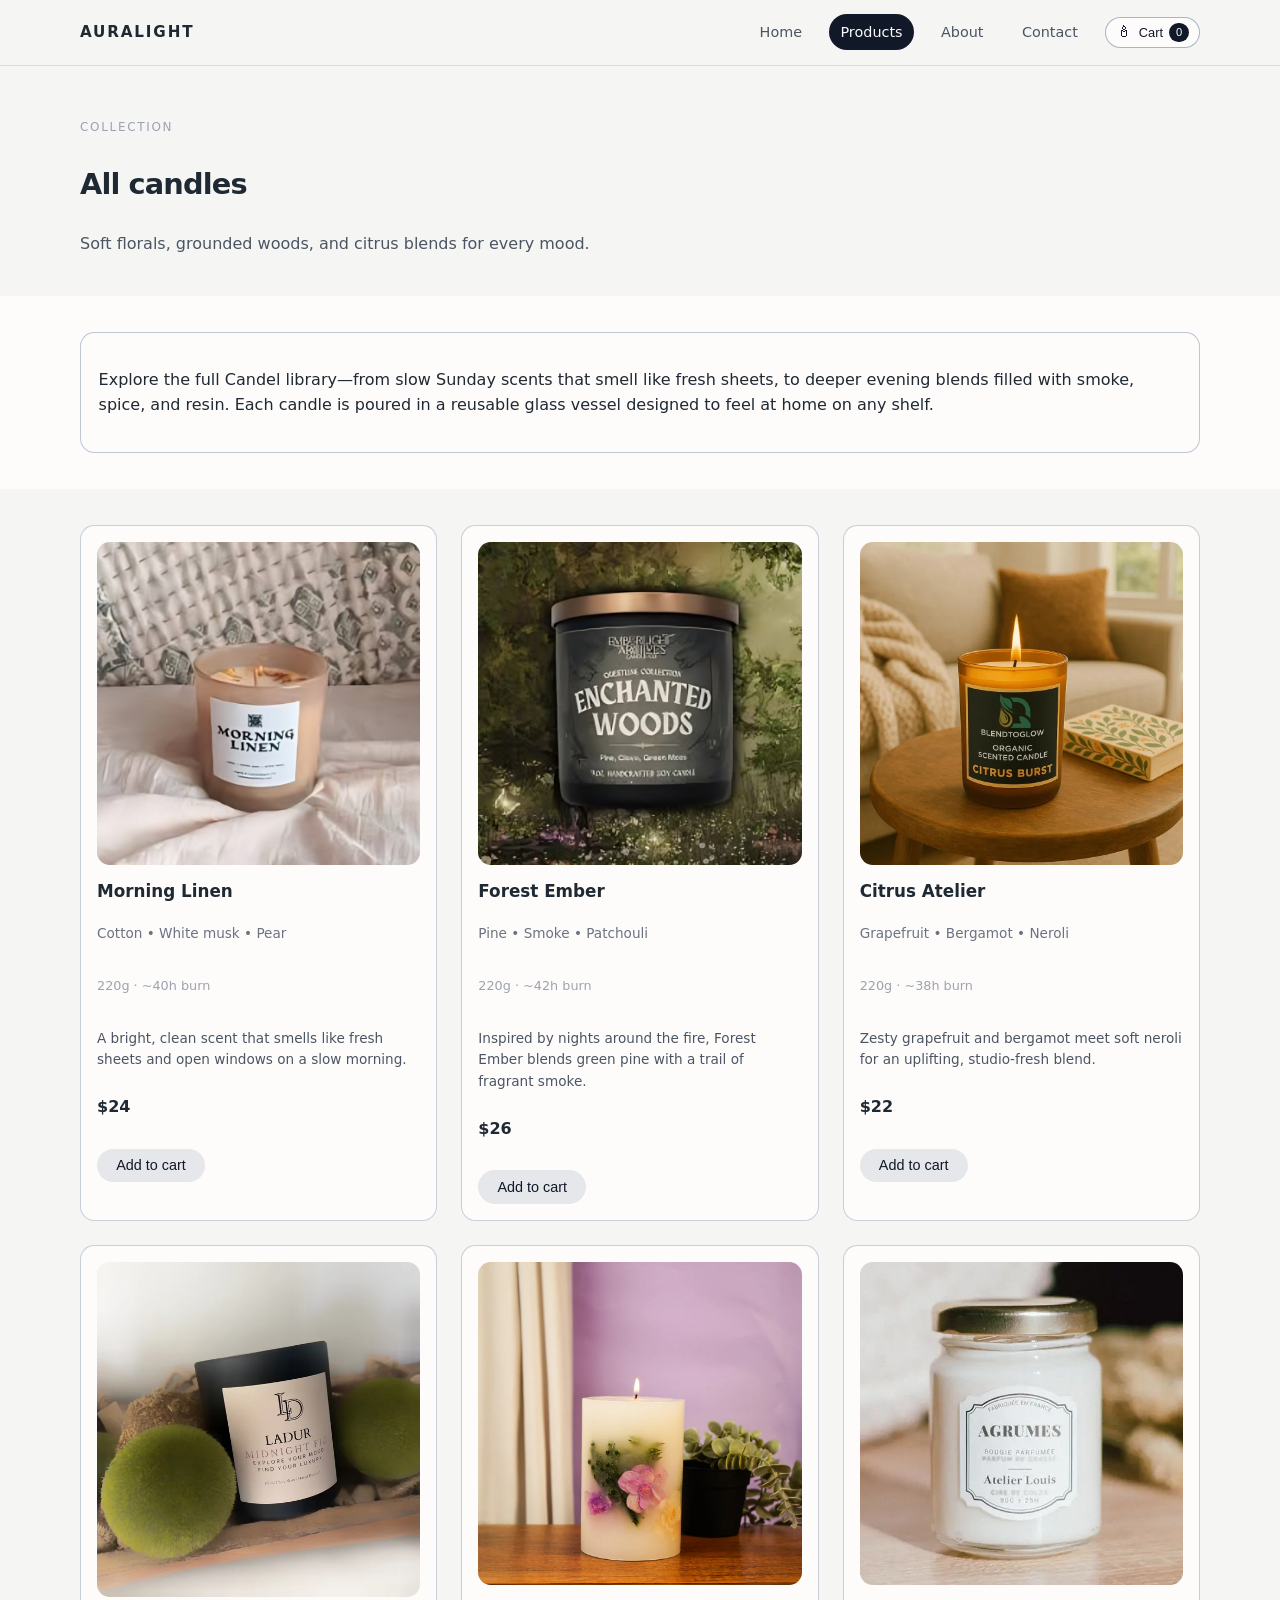
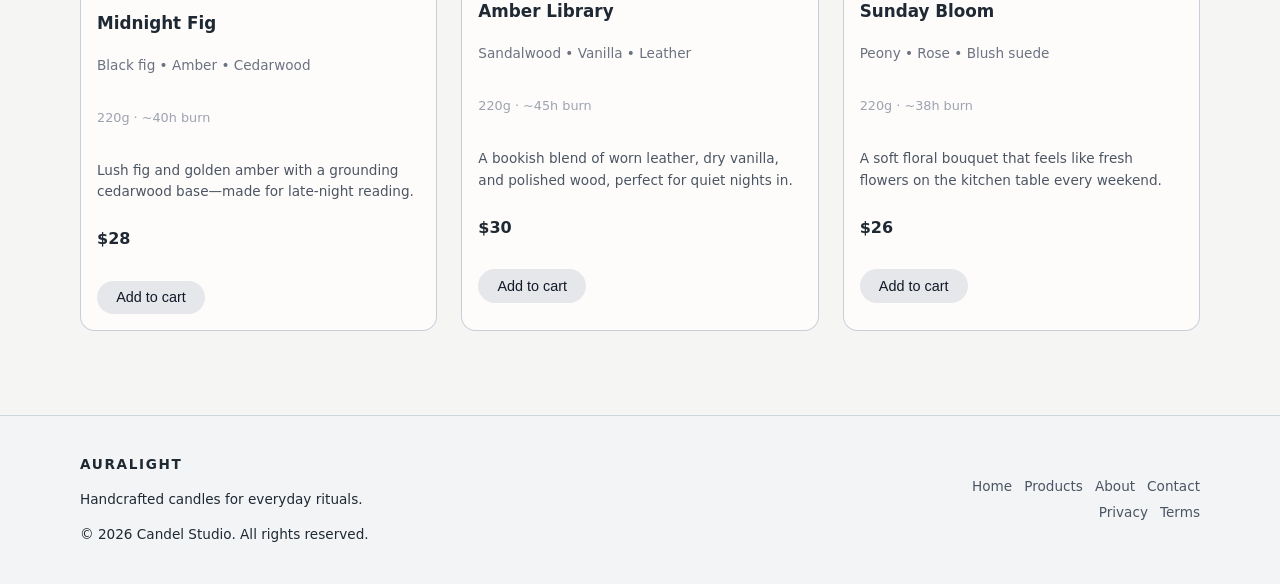
<file: products.html>
<!doctype html>
<html lang="en">
  <head>
    <meta charset="utf-8" />
    <title>Candel – All Candles</title>
    <link rel="icon" type="image/png" href="assets/img/nav.png">

    <meta name="viewport" content="width=device-width, initial-scale=1" />
    <meta
      name="description"
      content="Browse the full Candel collection of handcrafted scented candles."
    />
    <link rel="stylesheet" href="assets/css/style.css" />
  </head>
  <body>
    <header class="site-header">
      <div class="container header-inner">
        <a href="index.html" class="logo">Auralight </a>
        <nav class="main-nav" aria-label="Primary navigation">
          <a href="index.html" class="nav-link">Home</a>
          <a href="products.html" class="nav-link nav-link-active">Products</a>
          <a href="about.html" class="nav-link">About</a>
          <a href="contact.html" class="nav-link">Contact</a>
          <button class="cart-button" type="button" data-cart-toggle>
            <span class="cart-icon">🕯</span>
            <span class="cart-label">Cart</span>
            <span class="cart-count" data-cart-count>0</span>
          </button>
        </nav>
      </div>
    </header>

    <main>
      <section class="page-header">
        <div class="container">
          <p class="eyebrow">Collection</p>
          <h1>All candles</h1>
          <p class="page-subtitle">
            Soft florals, grounded woods, and citrus blends for every mood.
          </p>
        </div>
      </section>

      <section class="section section-light">
        <div class="container">
          <div class="card">
            <p>
              Explore the full Candel library—from slow Sunday scents that smell
              like fresh sheets, to deeper evening blends filled with smoke,
              spice, and resin. Each candle is poured in a reusable glass vessel
              designed to feel at home on any shelf.
            </p>
          </div>
        </div>
      </section>

      <section class="section">
        <div class="container">
          <div class="grid grid-3" data-product-grid>
            <article class="product-card" data-product-id="1">
              <img
                src="assets/img/Morning-Linen.png"
                alt="Morning Linen candle styled on a stack of fresh linens"
                class="product-image"
                loading="lazy"
              />
              <h2>Morning Linen</h2>
              <p class="product-note">Cotton • White musk • Pear</p>
              <p class="product-meta">220g · ~40h burn</p>
              <p class="product-description">
                A bright, clean scent that smells like fresh sheets and open
                windows on a slow morning.
              </p>
              <p class="product-price">$24</p>
              <div class="product-actions">
                <button
                  class="btn btn-secondary"
                  type="button"
                  data-add-to-cart
                >
                  Add to cart
                </button>
              </div>
            </article>

            <article class="product-card" data-product-id="2">
              <img
                src="assets/img/Forest_Ember.png"
                alt="Forest Ember candle surrounded by pine branches"
                class="product-image"
                loading="lazy"
              />
              <h2>Forest Ember</h2>
              <p class="product-note">Pine • Smoke • Patchouli</p>
              <p class="product-meta">220g · ~42h burn</p>
              <p class="product-description">
                Inspired by nights around the fire, Forest Ember blends green
                pine with a trail of fragrant smoke.
              </p>
              <p class="product-price">$26</p>
              <div class="product-actions">
                <button
                  class="btn btn-secondary"
                  type="button"
                  data-add-to-cart
                >
                  Add to cart
                </button>
              </div>
            </article>

            <article class="product-card" data-product-id="3">
              <img
                src="assets/img/Citrus_fresh.png"
                alt="Citrus Atelier candle with sliced grapefruit and bergamot"
                class="product-image"
                loading="lazy"
              />
              <h2>Citrus Atelier</h2>
              <p class="product-note">Grapefruit • Bergamot • Neroli</p>
              <p class="product-meta">220g · ~38h burn</p>
              <p class="product-description">
                Zesty grapefruit and bergamot meet soft neroli for an uplifting,
                studio‑fresh blend.
              </p>
              <p class="product-price">$22</p>
              <div class="product-actions">
                <button
                  class="btn btn-secondary"
                  type="button"
                  data-add-to-cart
                >
                  Add to cart
                </button>
              </div>
            </article>

            <article class="product-card" data-product-id="4">
              <img
                src="assets/img/Midnight_Fig.png"
                alt="Midnight Fig candle on a dark marble surface"
                class="product-image"
                loading="lazy"
              />
              <h2>Midnight Fig</h2>
              <p class="product-note">Black fig • Amber • Cedarwood</p>
              <p class="product-meta">220g · ~40h burn</p>
              <p class="product-description">
                Lush fig and golden amber with a grounding cedarwood base—made
                for late‑night reading.
              </p>
              <p class="product-price">$28</p>
              <div class="product-actions">
                <button
                  class="btn btn-secondary"
                  type="button"
                  data-add-to-cart
                >
                  Add to cart
                </button>
              </div>
            </article>

            <article class="product-card" data-product-id="5">
              <img
                src="assets/img/Floral_soft.png"
                alt="Amber Library candle surrounded by books and warm light"
                class="product-image"
                loading="lazy"
              />
              <h2>Amber Library</h2>
              <p class="product-note">Sandalwood • Vanilla • Leather</p>
              <p class="product-meta">220g · ~45h burn</p>
              <p class="product-description">
                A bookish blend of worn leather, dry vanilla, and polished
                wood, perfect for quiet nights in.
              </p>
              <p class="product-price">$30</p>
              <div class="product-actions">
                <button
                  class="btn btn-secondary"
                  type="button"
                  data-add-to-cart
                >
                  Add to cart
                </button>
              </div>
            </article>

            <article class="product-card" data-product-id="6">
              <img
                src="assets/img/Citrus Atelier.png"
                alt="Sunday Bloom candle with scattered petals"
                class="product-image"
                loading="lazy"
              />
              <h2>Sunday Bloom</h2>
              <p class="product-note">Peony • Rose • Blush suede</p>
              <p class="product-meta">220g · ~38h burn</p>
              <p class="product-description">
                A soft floral bouquet that feels like fresh flowers on the
                kitchen table every weekend.
              </p>
              <p class="product-price">$26</p>
              <div class="product-actions">
                <button
                  class="btn btn-secondary"
                  type="button"
                  data-add-to-cart
                >
                  Add to cart
                </button>
              </div>
            </article>
          </div>
        </div>
      </section>

    </main>

    <aside class="cart-drawer" aria-label="Shopping cart" data-cart-drawer>
      <div class="cart-inner">
        <header class="cart-header">
          <h2>Your cart</h2>
          <button class="icon-button" type="button" data-cart-toggle>&times;</button>
        </header>
        <div class="cart-body" data-cart-body>
          <p class="cart-empty">Your cart is empty. Add a candle to begin.</p>
        </div>
        <footer class="cart-footer">
          <div class="cart-summary">
            <span>Total</span>
            <span class="cart-total" data-cart-total>$0</span>
          </div>
          <a href="cart.html" class="btn btn-primary btn-full">Review cart</a>
        </footer>
      </div>
    </aside>

    <footer class="site-footer">
      <div class="container footer-inner">
        <div>
          <p class="footer-logo">Auralight</p>
          <p class="footer-copy">Handcrafted candles for everyday rituals.</p>
          <p class="footer-copy">© 2026 Candel Studio. All rights reserved.</p>
        </div>
        <div class="footer-right">
          <div class="footer-links">
            <a href="index.html" class="footer-link">Home</a>
            <a href="products.html" class="footer-link">Products</a>
            <a href="about.html" class="footer-link">About</a>
            <a href="contact.html" class="footer-link">Contact</a>
          </div>
          <div class="footer-links">
            <a href="privacy.html" class="footer-link">Privacy</a>
            <a href="terms.html" class="footer-link">Terms</a>
          </div>
        </div>
      </div>
    </footer>

    <script src="assets/js/main.js"></script>
  </body>
</html>
</file>
<file: assets/css/style.css>
/* ======
   Base
   ====== */
*,
*::before,
*::after {
  box-sizing: border-box;
}

html,
body {
  margin: 0;
  padding: 0;
}

body {
  font-family: system-ui, -apple-system, BlinkMacSystemFont, "Segoe UI",
    sans-serif;
  color: #1f2933;
  background: #f5f5f4;
  line-height: 1.6;
}

a {
  color: inherit;
  text-decoration: none;
}

img {
  max-width: 100%;
  display: block;
}

/* ======
   Layout
   ====== */
.container {
  width: min(1120px, 100% - 3rem);
  margin-inline: auto;
}

.site-header {
  position: sticky;
  top: 0;
  z-index: 20;
  background: rgba(245, 245, 244, 0.96);
  backdrop-filter: blur(10px);
  border-bottom: 1px solid rgba(148, 163, 184, 0.3);
}

.header-inner {
  display: flex;
  align-items: center;
  justify-content: space-between;
  padding-block: 0.9rem;
  gap: 1.5rem;
}

.logo {
  font-weight: 600;
  letter-spacing: 0.12em;
  text-transform: uppercase;
  font-size: 0.95rem;
}

.main-nav {
  display: flex;
  align-items: center;
  gap: 1rem;
  font-size: 0.9rem;
}

.nav-link {
  padding: 0.4rem 0.7rem;
  border-radius: 999px;
  color: #4b5563;
}

.nav-link:hover {
  background: rgba(148, 163, 184, 0.2);
}

.nav-link-active {
  background: #111827;
  color: #f9fafb;
}

.site-footer {
  border-top: 1px solid rgba(148, 163, 184, 0.4);
  padding-block: 1.5rem;
  background: #f3f4f6;
  margin-top: 3rem;
  font-size: 0.85rem;
}

.footer-inner {
  display: flex;
  align-items: center;
  justify-content: space-between;
  gap: 1.5rem;
}

.footer-logo {
  font-weight: 600;
  letter-spacing: 0.12em;
  text-transform: uppercase;
  margin-bottom: 0.25rem;
}

.footer-links {
  display: flex;
  gap: 0.75rem;
}

.footer-right {
  display: flex;
  flex-direction: column;
  align-items: flex-end;
  gap: 0.25rem;
}

.footer-link {
  color: #4b5563;
}

.footer-link:hover {
  text-decoration: underline;
}

.hero {
  padding-block: 3rem 2.5rem;
}

.hero-inner {
  display: grid;
  grid-template-columns: minmax(0, 1.4fr) minmax(0, 1fr);
  gap: 2.5rem;
  align-items: center;
}

.hero-text h1 {
  font-size: clamp(2.1rem, 3vw + 1.4rem, 3rem);
  line-height: 1.05;
  letter-spacing: -0.03em;
  margin-bottom: 0.75rem;
}

.hero-subtitle {
  max-width: 32rem;
  color: #4b5563;
  margin-bottom: 1.4rem;
}

.hero-actions {
  display: flex;
  flex-wrap: wrap;
  gap: 0.75rem;
}

.hero-visual {
  display: flex;
  justify-content: flex-end;
}

.hero-visual-stack {
  display: grid;
  gap: 0.8rem;
}

.hero-photo {
  border-radius: 1rem;
  width: 100%;
  height: auto;
  object-fit: cover;
  box-shadow: 0 15px 35px rgba(15, 23, 42, 0.28);
}

.hero-card {
  background: radial-gradient(circle at top left, #fed7aa, #111827);
  color: #f9fafb;
  border-radius: 1.25rem;
  padding: 1.6rem 1.5rem 1.5rem;
  width: min(100%, 320px);
  box-shadow: 0 18px 45px rgba(15, 23, 42, 0.45);
}

.hero-card-label {
  text-transform: uppercase;
  font-size: 0.75rem;
  letter-spacing: 0.12em;
  opacity: 0.8;
}

.hero-card h2 {
  margin: 0.7rem 0 0.25rem;
  font-size: 1.25rem;
}

.hero-card-note {
  font-size: 0.9rem;
  opacity: 0.9;
}

.hero-card-meta {
  margin-top: 0.9rem;
  font-size: 0.8rem;
  opacity: 0.7;
}

.page-header {
  padding-block: 2.5rem 1.5rem;
}

.page-header h1 {
  font-size: 1.8rem;
  letter-spacing: -0.03em;
}

.page-subtitle {
  color: #4b5563;
  max-width: 32rem;
}

.section {
  padding-block: 2.25rem;
}

.section-light {
  background: #fefcfb;
}

.section-dark {
  background: #111827;
  color: #e5e7eb;
}

.section-header {
  display: flex;
  align-items: flex-end;
  justify-content: space-between;
  gap: 1.5rem;
  margin-bottom: 1.8rem;
}

.section-header p {
  color: #4b5563;
  max-width: 26rem;
}

.section-dark .section-header p {
  color: #9ca3af;
}

.section-cta {
  margin-top: 1.5rem;
}

.grid {
  display: grid;
  gap: 1.5rem;
}

.grid-3 {
  grid-template-columns: repeat(auto-fit, minmax(300px, 1fr));
}

.benefits {
  display: flex;
  flex-wrap: wrap;
  gap: 2rem;
  align-items: flex-start;
}

.benefits-grid {
  flex: 1;
}

.benefit h3 {
  margin-bottom: 0.25rem;
}

.benefit p {
  color: #9ca3af;
}

.about-layout {
  display: grid;
  grid-template-columns: minmax(0, 1.6fr) minmax(0, 1fr);
  gap: 2rem;
}

.about-text p {
  color: #4b5563;
}

.about-aside {
  display: grid;
  gap: 1rem;
}

.stat {
  padding: 0.9rem 1rem;
  border-radius: 0.9rem;
  background: #fefcfb;
  border: 1px solid rgba(148, 163, 184, 0.45);
}

.stat-number {
  font-weight: 600;
  font-size: 1.2rem;
}

.stat-label {
  font-size: 0.85rem;
  color: #6b7280;
}

.contact-layout {
  display: grid;
  grid-template-columns: minmax(0, 1.6fr) minmax(0, 1fr);
  gap: 2rem;
  align-items: flex-start;
}

.contact-aside {
  font-size: 0.95rem;
  color: #4b5563;
}

.cart-page-layout {
  display: grid;
  grid-template-columns: minmax(0, 1.7fr) minmax(0, 1.1fr);
  gap: 1.75rem;
  align-items: flex-start;
}

.cart-page-items {
  min-height: 140px;
}

.cart-page-summary h2 {
  margin-top: 0;
}

.summary-row {
  display: flex;
  justify-content: space-between;
  margin-block: 0.5rem 0.3rem;
}

.summary-note {
  font-size: 0.85rem;
  color: #6b7280;
}

/* ======
   Components
   ====== */
.eyebrow {
  text-transform: uppercase;
  letter-spacing: 0.14em;
  font-size: 0.75rem;
  color: #9ca3af;
  margin-bottom: 0.3rem;
}

.btn {
  border: none;
  border-radius: 999px;
  padding: 0.55rem 1.2rem;
  font-size: 0.9rem;
  cursor: pointer;
  display: inline-flex;
  align-items: center;
  justify-content: center;
  gap: 0.35rem;
  white-space: nowrap;
}

.btn-primary {
  background: #111827;
  color: #f9fafb;
}

.btn-primary:hover {
  background: #020617;
}

.btn-secondary {
  background: #e5e7eb;
  color: #111827;
}

.btn-secondary:hover {
  background: #d1d5db;
}

.btn-ghost {
  background: transparent;
  border: 1px solid rgba(148, 163, 184, 0.6);
  color: #111827;
}

.btn-ghost:hover {
  background: rgba(148, 163, 184, 0.12);
}

.btn-full {
  width: 100%;
}

.cart-button {
  border-radius: 999px;
  border: 1px solid rgba(148, 163, 184, 0.8);
  padding: 0.3rem 0.65rem;
  display: inline-flex;
  align-items: center;
  gap: 0.4rem;
  background: #fefcfb;
  color: #111827;
  cursor: pointer;
  font-size: 0.8rem;
}

.cart-button:hover {
  background: #e5e7eb;
}

.cart-icon {
  font-size: 1rem;
}

.cart-count {
  min-width: 1.2rem;
  height: 1.2rem;
  border-radius: 999px;
  background: #111827;
  color: #f9fafb;
  display: inline-flex;
  align-items: center;
  justify-content: center;
  font-size: 0.7rem;
}

.product-card {
  padding: 1rem 1rem 1rem;
  border-radius: 0.9rem;
  background: #fefcfb;
  border: 1px solid rgba(148, 163, 184, 0.5);
  display: flex;
  flex-direction: column;
  gap: 0.3rem;
}

.product-image {
  width: 100%;
  height: auto;
  border-radius: 0.8rem;
  object-fit: cover;
  margin-bottom: 0.5rem;
}

.product-card h2,
.product-card h3 {
  margin: 0;
  font-size: 1.05rem;
}

.product-note {
  font-size: 0.85rem;
  color: #6b7280;
}

.product-meta {
  font-size: 0.8rem;
  color: #9ca3af;
}

.product-description {
  font-size: 0.85rem;
  color: #4b5563;
}

.product-price {
  font-weight: 600;
  margin-top: 0.3rem;
}

.product-actions {
  margin-top: 0.5rem;
}

.link-arrow {
  font-size: 0.9rem;
  color: #111827;
  display: inline-flex;
  align-items: center;
  gap: 0.25rem;
}

.link-arrow::after {
  content: "→";
  font-size: 0.9rem;
}

.card {
  background: #fefcfb;
  border-radius: 0.9rem;
  padding: 1.1rem 1.1rem;
  border: 1px solid rgba(148, 163, 184, 0.6);
}

.contact-form {
  display: grid;
  gap: 0.9rem;
}

.field {
  display: grid;
  gap: 0.3rem;
  font-size: 0.9rem;
}

.field label {
  font-weight: 500;
}

input,
select,
textarea {
  border-radius: 0.6rem;
  border: 1px solid rgba(148, 163, 184, 0.8);
  padding: 0.5rem 0.6rem;
  font-family: inherit;
  font-size: 0.9rem;
  background: #fefcfb;
}

input:focus,
select:focus,
textarea:focus {
  outline: 2px solid #111827;
  outline-offset: 1px;
}

.form-note {
  font-size: 0.8rem;
  color: #6b7280;
  margin: 0.1rem 0 0;
}

.icon-button {
  border: none;
  background: transparent;
  color: inherit;
  cursor: pointer;
  font-size: 1.3rem;
  line-height: 1;
}

.icon-button:hover {
  opacity: 0.8;
}

.steps {
  list-style: none;
  padding: 0;
  margin: 0;
  display: grid;
  gap: 1rem;
  margin-top: 20px;
}

.steps li {
  padding-left: 1.8rem;
  position: relative;
}

.steps li::before {
  content: counter(step);
  counter-increment: step;
  position: absolute;
  left: 0;
  top: 0.15rem;
  width: 1.3rem;
  height: 1.3rem;
  border-radius: 999px;
  background: #111827;
  color: #f9fafb;
  display: inline-flex;
  align-items: center;
  justify-content: center;
  font-size: 0.75rem;
}

.steps h3 {
  margin: 0 0 0.2rem;
  font-size: 0.98rem;
}

.steps p {
  margin: 0;
  color: #4b5563;
  font-size: 0.9rem;
}

/* ======
   Cart drawer
   ====== */
.cart-drawer {
  position: fixed;
  inset: 0;
  background: rgba(15, 23, 42, 0.45);
  display: none;
  justify-content: flex-end;
  z-index: 40;
}

.cart-drawer.is-open {
  display: flex;
}

.cart-inner {
  background: #fefcfb;
  width: min(360px, 100%);
  height: 100%;
  display: flex;
  flex-direction: column;
  box-shadow: -12px 0 30px rgba(15, 23, 42, 0.4);
}

.cart-header {
  padding: 1rem 1rem 0.5rem;
  display: flex;
  align-items: center;
  justify-content: space-between;
  border-bottom: 1px solid rgba(148, 163, 184, 0.6);
}

.cart-body {
  padding: 0.75rem 1rem;
  flex: 1;
  overflow-y: auto;
  font-size: 0.9rem;
}

.cart-footer {
  border-top: 1px solid rgba(148, 163, 184, 0.6);
  padding: 0.8rem 1rem 1rem;
  display: grid;
  gap: 0.65rem;
}

.cart-summary {
  display: flex;
  justify-content: space-between;
  font-weight: 500;
}

.cart-total {
  font-variant-numeric: tabular-nums;
}

.cart-empty {
  color: #6b7280;
  font-size: 0.9rem;
}

.cart-item {
  display: flex;
  align-items: center;
  justify-content: space-between;
  gap: 0.6rem;
  padding-block: 0.45rem;
  border-bottom: 1px solid rgba(148, 163, 184, 0.35);
}

.cart-item:last-child {
  border-bottom: none;
}

.cart-item-info {
  flex: 1;
}

.cart-item-name {
  font-size: 0.9rem;
}

.cart-item-meta {
  font-size: 0.75rem;
  color: #6b7280;
}

.cart-item-qty {
  display: inline-flex;
  align-items: center;
  gap: 0.4rem;
  font-size: 0.8rem;
}

.cart-qty-button {
  border-radius: 999px;
  border: 1px solid rgba(148, 163, 184, 0.8);
  width: 1.25rem;
  height: 1.25rem;
  display: inline-flex;
  align-items: center;
  justify-content: center;
  cursor: pointer;
  background: #fefcfb;
  font-size: 0.8rem;
}

.cart-qty-button:hover {
  background: #e5e7eb;
}

.gallery-grid img {
  border-radius: 0.9rem;
  width: 100%;
  height: auto;
  object-fit: cover;
}

.gallery-card {
  display: grid;
  gap: 0.4rem;
  font-size: 0.85rem;
  color: #4b5563;
}

.about-photo,
.contact-photo,
.legal-photo {
  width: 100%;
  border-radius: 0.9rem;
  margin-bottom: 0.8rem;
  object-fit: cover;
}

.testimonial-card {
  background: #fefcfb;
  border-radius: 0.9rem;
  border: 1px solid rgba(148, 163, 184, 0.6);
  padding: 0.9rem 1rem;
  font-size: 0.9rem;
}

.testimonial-header {
  display: flex;
  align-items: center;
  gap: 0.6rem;
  margin-bottom: 0.5rem;
}

.testimonial-avatar {
  width: 2.4rem;
  height: 2.4rem;
  border-radius: 999px;
  object-fit: cover;
}

.testimonial-name {
  margin: 0;
  font-weight: 600;
  font-size: 0.9rem;
}

.testimonial-tagline {
  margin: 0;
  font-size: 0.78rem;
  color: #6b7280;
}

.testimonial-quote {
  margin: 0;
  color: #4b5563;
  font-size: 0.9rem;
}

/* ======
   Responsive
   ====== */
@media (max-width: 768px) {
  .header-inner {
    padding-block: 0.6rem;
  }

  .main-nav {
    gap: 0.5rem;
  }

  .hero-inner {
    grid-template-columns: minmax(0, 1fr);
  }

  .hero-visual {
    justify-content: flex-start;
  }

  .section-header {
    flex-direction: column;
    align-items: flex-start;
  }

  .about-layout,
  .contact-layout,
  .cart-page-layout {
    grid-template-columns: minmax(0, 1fr);
  }

  .footer-inner {
    flex-direction: column;
    align-items: flex-start;
  }

  .footer-right {
    align-items: flex-start;
  }
}

/* =========================
   MOBILE NAV FIX (IMPORTANT)
   ========================= */

.menu-toggle {
  display: none;
  font-size: 22px;
  background: none;
  border: none;
  cursor: pointer;
}

/* Mobile */
@media (max-width: 768px) {
  .menu-toggle {
    display: block;
  }

  .main-nav {
    display: none;
    flex-direction: column;
    position: absolute;
    top: 60px;
    right: 15px;
    background: #ffffff;
    padding: 15px;
    border-radius: 12px;
    box-shadow: 0 10px 30px rgba(0,0,0,0.1);
    width: 200px;
  }

  .main-nav.active {
    display: flex;
  }

  .nav-link {
    padding: 10px;
  }
}


/* responsive for all the screen   */

/* =========================
   Global Responsive Tweaks
   ========================= */

/* Better spacing on very small devices */
@media (max-width: 480px) {
  .container {
    width: calc(100% - 1.5rem);
  }

  body {
    font-size: 0.9rem;
  }

  .hero-text h1 {
    font-size: 1.8rem;
  }

  .hero-subtitle {
    font-size: 0.9rem;
  }

  .btn {
    padding: 0.5rem 1rem;
    font-size: 0.85rem;
  }
}

/* =========================
   Tablets (768px and below)
   ========================= */

@media (max-width: 768px) {
  .header-inner {
    flex-wrap: wrap;
  }

  .main-nav {
    flex-wrap: wrap;
    justify-content: center;
    width: 100%;
  }

  .hero-inner {
    grid-template-columns: 1fr;
    gap: 1.5rem;
  }

  .hero-visual {
    justify-content: center;
  }

  .hero-card {
    width: 100%;
  }

  .grid-3 {
    grid-template-columns: 1fr;
  }

  .benefits {
    flex-direction: column;
  }

  .section {
    padding-block: 1.5rem;
  }
}

/* =========================
   Small Laptops (1024px)
   ========================= */

@media (max-width: 1024px) {
  .hero-inner {
    grid-template-columns: 1fr 1fr;
  }

  .about-layout,
  .contact-layout,
  .cart-page-layout {
    grid-template-columns: 1fr;
  }

  .footer-inner {
    flex-wrap: wrap;
    gap: 1rem;
  }
}

/* =========================
   Large Screens (1440px+)
   ========================= */

@media (min-width: 1440px) {
  .container {
    max-width: 1280px;
  }

  .hero-text h1 {
    font-size: 3.2rem;
  }

  .section {
    padding-block: 3rem;
  }
}

/* =========================
   Ultra-wide Screens
   ========================= */

@media (min-width: 1800px) {
  .container {
    max-width: 1400px;
  }
}

/* =========================
   Navigation Mobile Fix
   ========================= */

@media (max-width: 600px) {
  .main-nav {
    display: none; /* optional: replace with hamburger */
  }
}

/* =========================
   Images + Cards Scaling
   ========================= */

@media (max-width: 768px) {
  .product-card {
    padding: 0.8rem;
  }

  .hero-photo {
    border-radius: 0.7rem;
  }

  .card {
    padding: 0.9rem;
  }
}
</file>
